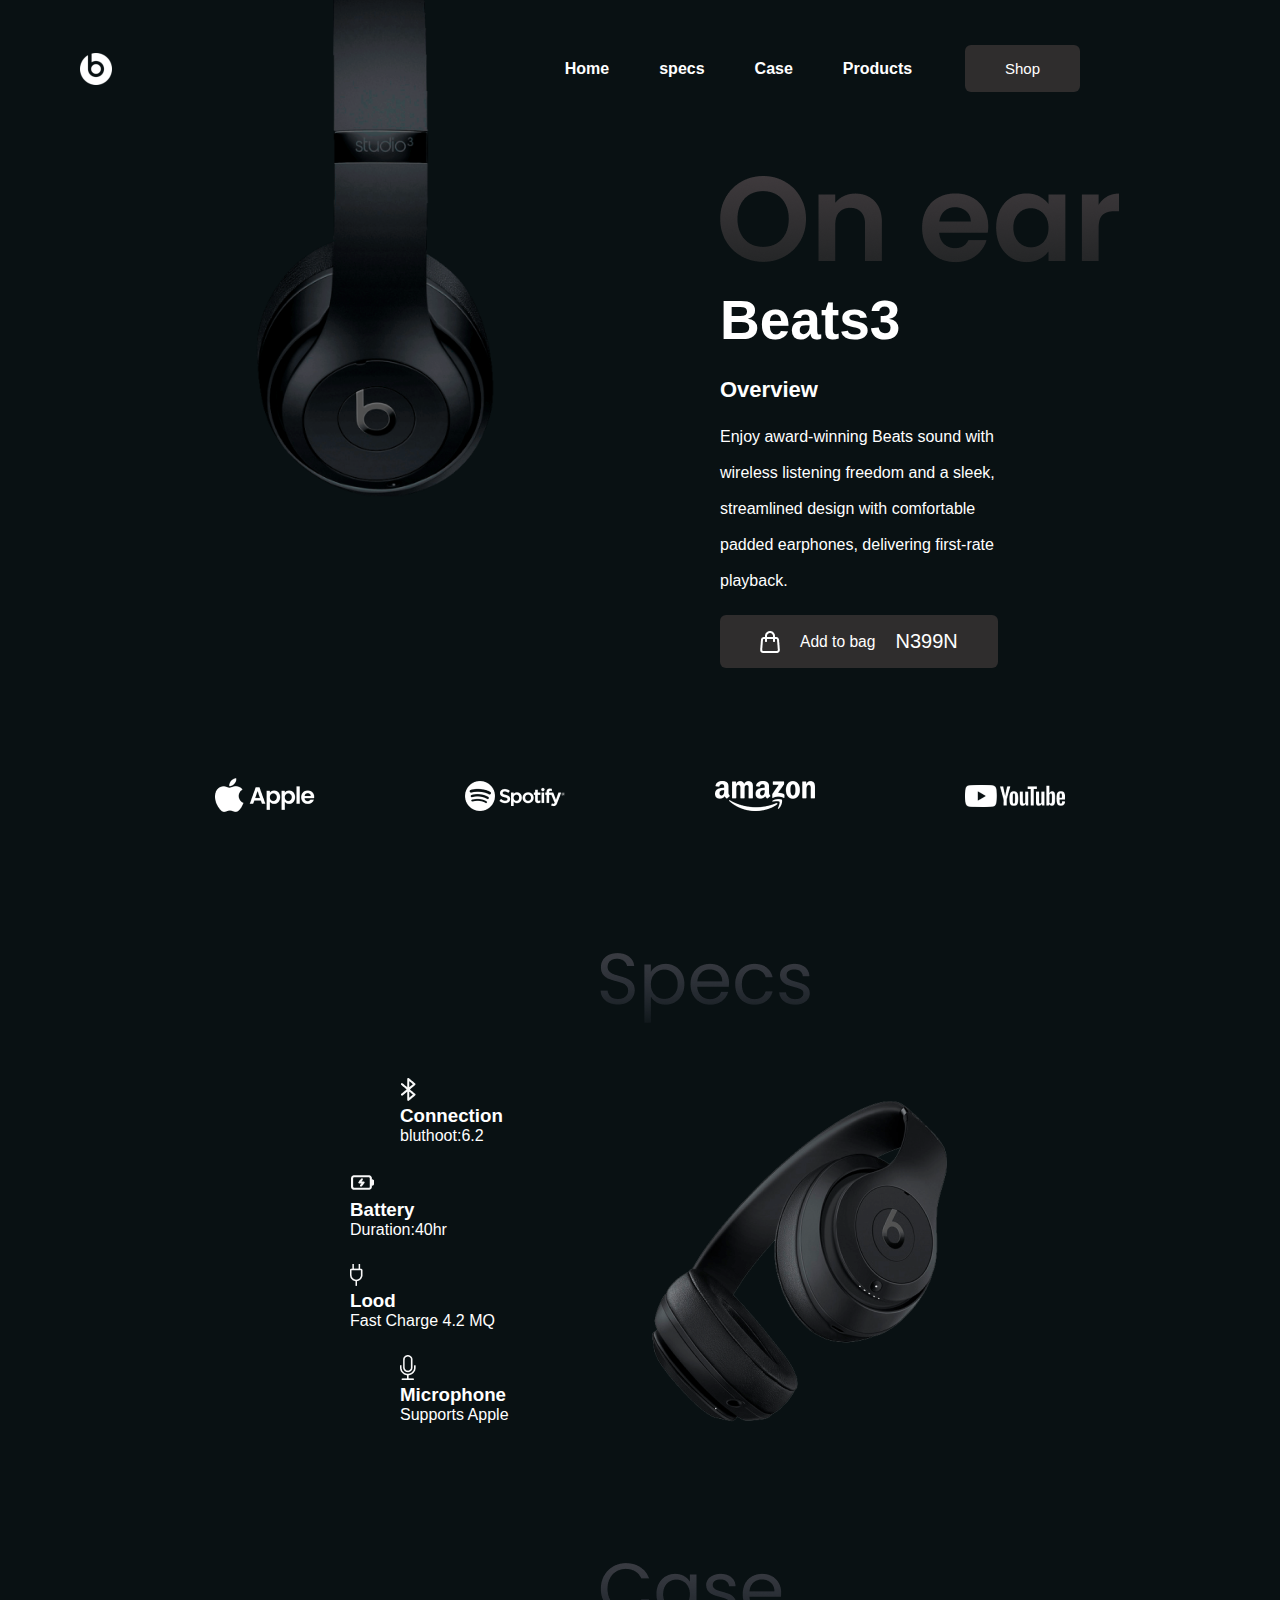
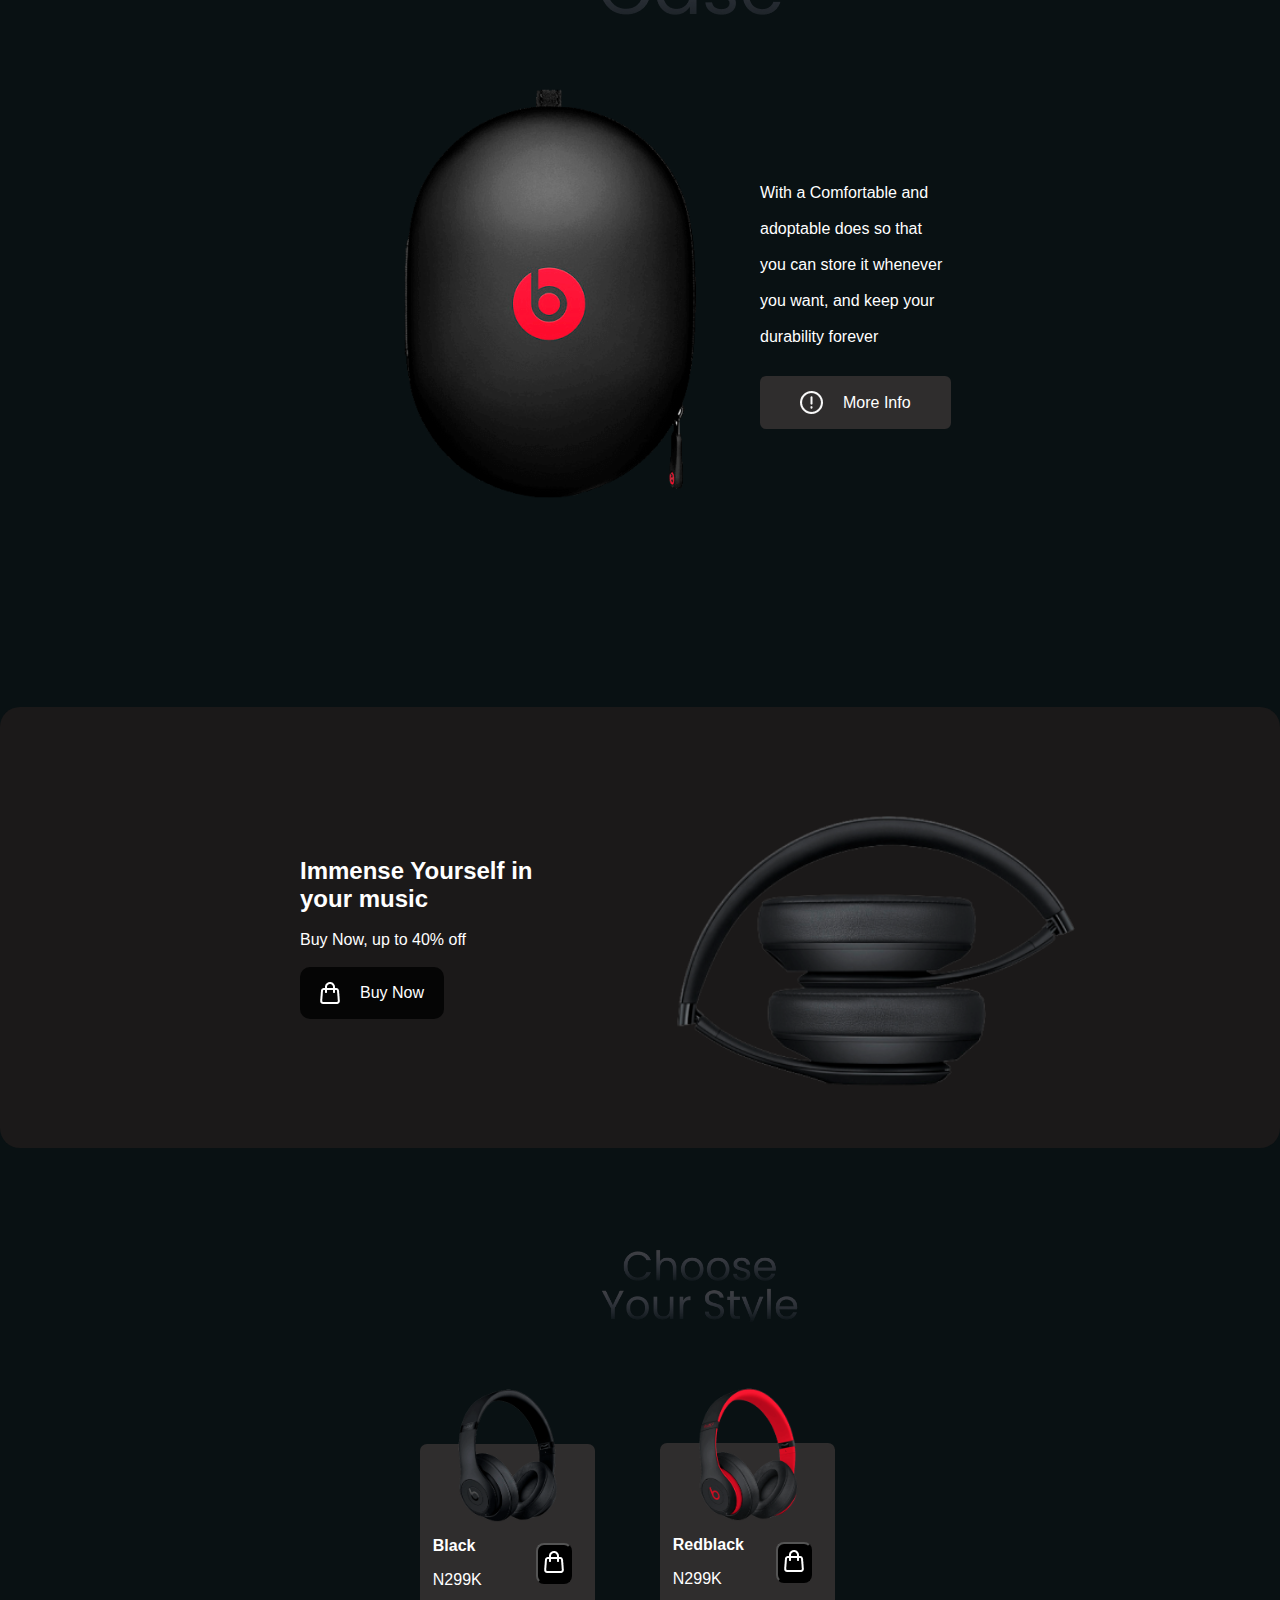
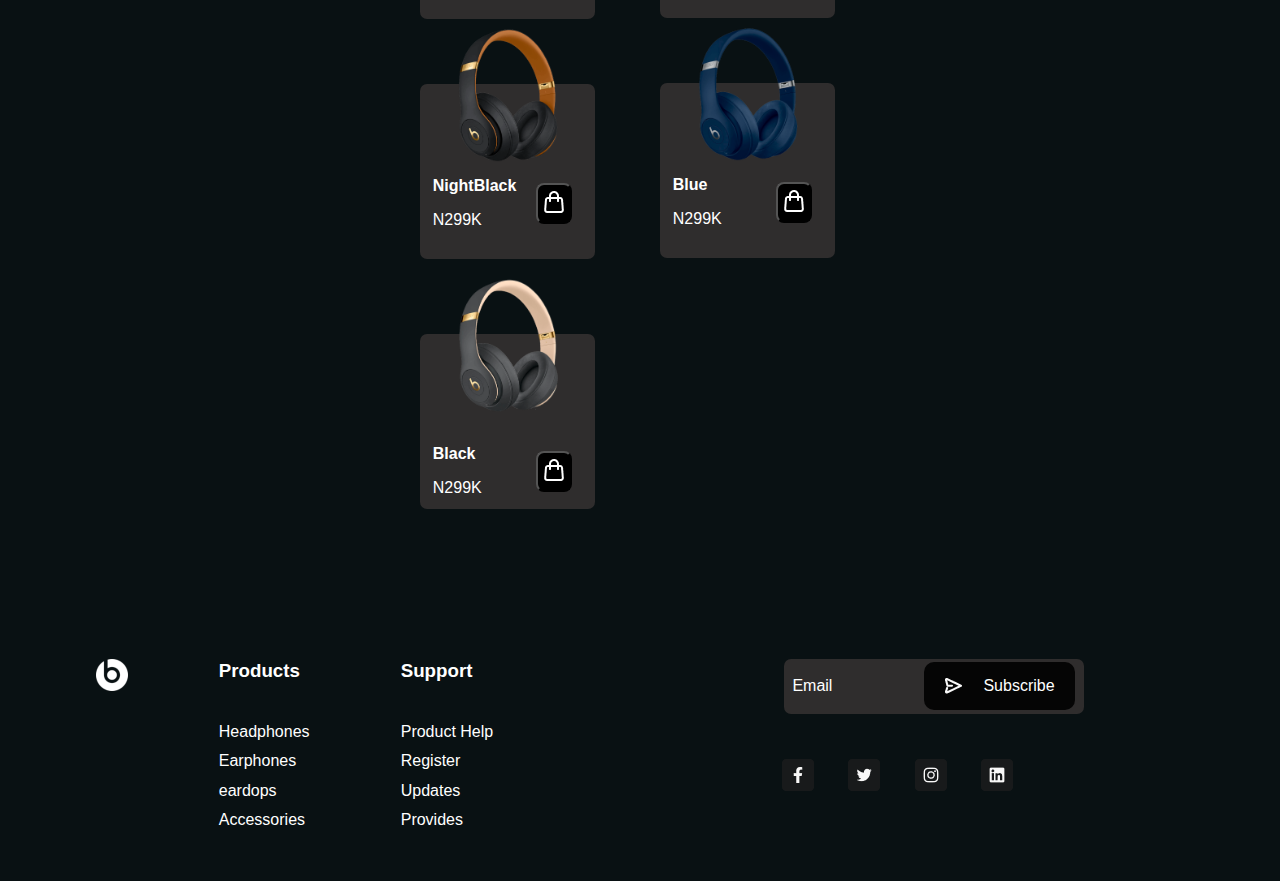
<file: Landing Page/index.html>
<!DOCTYPE html>
<html lang="en">
  <head>
    <meta charset="UTF-8" />
    <meta http-equiv="X-UA-Compatible" content="IE=edge" />
    <meta name="viewport" content="width=device-width, initial-scale=1.0" />
    <title>Project1</title>
    <link rel="stylesheet" href="./style.css" />

    <!-- adding the poppins font -->

    <link rel="preconnect" href="https://fonts.googleapis.com" />
    <link rel="preconnect" href="https://fonts.gstatic.com" crossorigin />
    <link
      href="https://fonts.googleapis.com/css2?family=Poppins:wght@200;300;400;500;600;700;800;900&display=swap"
      rel="stylesheet"
    />
  </head>
  <body>
    <nav>
      <img class="logo1" src="./assects/icons/beatsLogo.png" alt="logo1" />

      <div class="list">
        <ul style="list-style-type: none">
          <li>Home</li>
          <li>specs</li>
          <li>Case</li>
          <li>Products</li>
        </ul>
      </div>
      <button class="but1">Shop</button>
    </nav>
    <main>
      <img class="mainimg" src="./assects/photos/mainImage.png" alt="img1" />

      <div class="maincon">
        <nav class="img2">
          <img src="./assects/photos/onEar.png" alt="img2" />
        </nav>
        <h1 class="head1">Beats3</h1>
        <h3 class="descri">Overview</h3>
        <p  class="para1">
          Enjoy award-winning Beats sound with <br><br> wireless listening freedom and a
          sleek,<br><br>streamlined design with comfortable<br><br> padded earphones,
          delivering first-rate <br><br> playback.
        </p>
        <div class="botpor">
          <button class="butt"><img src="./assects/icons/shoppingBag.png" alt="logo2" />
          <h3 class="des2">Add to bag</h3>
          <span class="N3">N399N</span></button>
         </div>
        </div>
      </div>
    </main>

    <!-- Next content social media icons -->

    <div class="logosss">
      <img src="./assects/icons/appleLogo.png" alt="apple" />
      <img src="./assects/photos/spotifyLogo.png" alt="spotify" />
      <img src="./assects/icons/amazonLogo.png" alt="amazon" />
      <img src="./assects/photos/youtubeLogo.png" alt="youtube" />
    </div>

    <!-- Middle content  -->
    <div class="spc">
      <img src="./assects/icons/specsLogo.png" alt="specs" />
    </div>
    <div class="midconc">
      <div class="same"></div>

      <div class="same1">
        <img src="./assects/icons/bluetooth.png" alt="img11" />
        <h3 class="">Connection</h3>
        <span>bluthoot:6.2</span>
      </div>

      <div class="same2">
        <img src="./assects/icons/battery.png" alt="img11" />
        <h3>Battery</h3>
        <span>Duration:40hr</span>
      </div>

      <div class="same3">
        <img src="./assects/icons/charger.png" alt="img11" />
        <h3>Lood</h3>
        <span>Fast Charge 4.2 MQ</span>
      </div>

      <div class="same4">
        <img src="./assects/icons/mic.png" alt="img11" />
        <h3>Microphone</h3>
        <span>Supports Apple</span>
      </div>
      <div class="imgg">
        <img src="./assects/photos/specsImage.png" alt="" />
      </div>
    </div>

    <!-- foot  -->

    <div class="case">
      <img src="./assects/icons/caseLogo.png" alt="case" />
    </div>

    <div class="case1">
      <div class="main1">
        <img src="./assects/photos/caseImage.png" alt="img1121" />
      </div>
      <div class="description">
        <p class="liss">
          With a Comfortable and <br><br> adoptable  does so that <br><br> you can store it whenever <br><br>
          you want, and keep your <br><br> durability forever
        </p>
        <button class="butt2">
          <img src="./assects/icons/group.png" alt="grp" />More Info
        </button>
      </div>
     
    </div>

    <!-- Next Region  -->
    <div class="Buy">
      <div class="contentt">
        <h2>
          Immense Yourself in <br />
          your music
        </h2><br>
        <p>Buy Now, up to 40% off</p><br>
        <button class="but3">
          <img src="./assects/icons/shoppingBag.png" alt="buy" /> Buy Now
        </button>
      </div>
      <div class="immg">
        <img src="./assects/photos/buyNowSectionImage.png" alt="buy now" />
      </div>
    </div>
    <!-- Disign  -->
    <div class="choose">
      <img src="./assects/icons/productLogo.png" alt="logooo" />
    </div>
    <div class="card1">
      <img src="./assects/photos/black.png" alt="buyy" />
         <div class="design">
         <h4>Black</h4>
         <span>N299K</span>
         <button class="buttt3"><img src="./assects/icons/shoppingBag.png" alt="shop" /></button>
      </div>
    </div>

      <div class="card2">
        <img src="./assects/photos/redBlack.png" alt="buyy" />
        <div class="design">
          <h4>Redblack</h4>
          <span>N299K</span>
          <button class="buttt3"> <img src="./assects/icons/shoppingBag.png" alt="shop" /></button>
        </div>
      </div>
    </div>

    <div class="card3">
      <!-- <div class="flex"> -->
        <img src="./assects/photos/nightBlack.png" alt="buyy" />
        <div class="design">
          <h4>NightBlack</h4>
          <span>N299K</span>
          <button class="buttt3"><img src="./assects/icons/shoppingBag.png" alt="shop" /></button>
        </div>
      </div>

       <div class="card4">
        <img src="./assects/photos/blue.png" alt="buyy" />
        <div class="design">
          <h4>Blue</h4>
          <span>N299K</span>
          <button class="buttt3"> <img src="./assects/icons/shoppingBag.png" alt="shop" /></button>
        </div>
      </div>
    </div>

      <div class="card5">
        <img src="./assects/photos/twilightGray.png" alt="buyy" /><br>
        <div class="design">
          <h4>Black</h4>
          <span>N299K</span>
         <button class="buttt3"><img src="./assects/icons/shoppingBag.png" alt="shop" /></button>
        </div>
      </div>
    </div>

    <div class="foooter">
      <div><img src="./assects/icons/beatsLogo.png" alt="Beats Logo"></div>
      <ul class="listf">
        <li><h3>Products</h3></li><br>
        <li>Headphones</li>
        <li>Earphones</li>
        <li>eardops</li>
        <li>Accessories</li>
      </ul>
      <ul class="lists">
        <li class="headding"><h3>Support</h3></li><br>
        <li>Product Help</li>
        <li>Register</li>
        <li>Updates</li>
        <li>Provides</li>
      </ul>

      <div class="last">
        <div class="email">
       
          <span class="mail">Email</span>
          <button class="btt4">
            <img src="./assects/icons/rightArrow.png" alt="Rightarrow" />
            Subscribe
          </button>
        
      </div>
        <nav class="iconss">
          <img src="./assects/icons/facebook.png" alt="social" />
          <img src="./assects/icons/twitter.png" alt="social" />
          <img src="./assects/icons/instagram.png" alt="social" />
          <img src="./assects/icons/linkedin.png" alt="social" />
        </nav>

        <div class="arrow">
          <img src="./assects/icons/upArrow.png" alt="" />
        </div>
      </div>
    </div>
  </body>
</html>
</file>
<file: Landing Page/style.css>
*{
  margin: 0;
  padding: 0;
  outline: 0;
  box-sizing: border-box;
  font-family: "IBM Plex Sans", sans-serif;
} 

body {
    max-width: 1440px;
    background-color: #091113;
    color: white;
    overflow-x: hidden;
    margin: auto;
}

/* Designing Header  */

nav{
    display: flex;
    flex-direction: row;
    justify-content:space-between;
    align-items: center;
    margin-top: 45px;
}
.list ul{
   display: flex ;
   flex-direction: row;
   justify-content: space-between;
   align-content: center;
   font-weight: 600;
   gap: 50px;
   margin-left: 400px;
   cursor: pointer;
}
.logo1{
    margin-left: 80px;
}
.but1{
    padding: 15px 40px;
    font-size: 15px;
    border: none;
    border-radius: 6px;
    background-color: rgb(47, 45, 45);
    color: white;
    margin-right: 200px;
    cursor: pointer;
}

/* Designing main content  */


img[alt="img1"]{
    width: 250px;
    margin-left: 250px;
    position: relative;
    bottom: 175px;
}
.maincon{
    display: flex;
    flex-direction: column;
    justify-content: center;
    align-content: center;
    margin-left: 720px;
    position: relative;
    bottom: 550px;
    gap: 25px;
}
.head1{
    font-size: 55px;
    /* margin-right: 200px; */
}
.descri{
    font-weight: 600;
    font-size: 22px;
}
.butt{
    display: flex;
    flex-direction: row;
    justify-content: space-between;
    align-items: center;
    gap: 20px;
    padding: 15px 40px;
    border: none;
    border-radius: 6px;
    background-color: rgb(47, 45, 45);
    color: white;
    margin-right: 200px;
    cursor: pointer;
    
}
.des2{
    font-weight:50;
}
.N3{
    font-size: 20px;
}
.logosss{
    display: flex;
    flex-direction: row;
    justify-content:center;
    align-items: center;
    gap: 150px;
    position: relative;
    bottom: 440px;
}

/* Middle Content Spaces  */

.spc{
position: relative;
bottom:300px;
left: 600px;
}
.midconc{
   position: relative;
   bottom: 250px;
   justify-content: space-between; 
}
.same1{
    margin-left: 400px;
    margin-bottom: 25px;
}
.same2{
    margin-left: 350px;
    margin-bottom: 25px;
}
.same3{
    margin-left: 350px;
    margin-bottom: 25px;
}
.same4{
    margin-left: 400px;
    margin-bottom: 25px;
}

/* main image  */
.imgg{
    position: relative;
    left: 650px;
    bottom: 350px;

}

/* Case content  */
.case{
 position: relative;
bottom:465px;
left: 600px;
}
.case1{
    display: flex;
    flex-direction: row;
    margin-left: 400px;
    position: relative;
    bottom: 400px;
}
.description{
    margin-top: 100px;
    margin-left: 60px;
    gap: 20px;
}
.liss{
    gap: 50px;
}
.butt2{
    display: flex;
    flex-direction: row;
    justify-content: space-between;
    align-items: center;
    gap: 20px;
    padding: 15px 40px;
    font-size: 16px;
    border: none;
    border-radius: 6px;
    background-color: rgb(47, 45, 45);
    color: white;
    margin-right: 200px;
    margin-top: 30px;
    cursor: pointer;
}
.Buy{
    /* padding: 10px 20px; */
    /* background-color: white; */
    color: white;
    background-color: rgb(27, 25, 25);
    position: relative;
    bottom: 200px;
    border-radius: 20px;
}
.immg{
    position: relative;
    left: 675px;
    bottom: 55px;
}
img[alt="buy now"]{
    width: 400px ;
}
.contentt{
    margin-left: 300px;
    position: relative;
    top: 150px;
}
.but3{
    display: flex;
    flex-direction: row;
    justify-content: space-between;
    align-items: center;
    gap: 20px;
    padding: 15px 20px;
    font-size: 16px;
    border: none;
    border-radius: 10px;
    background-color: rgb(5, 5, 5);
    color: white;
    margin-right: 200px;
    /* margin-top: 30px; */
    cursor: pointer;
   

}
.choose{
    position: relative;
    bottom:100px;
    left: 600px;
   
}
img[alt="logooo"]{
    width: 200px;
}
.flex{
    display: flex;
    flex-direction: row;
    margin-left: 500px;
    /* background-color:  rgb(47, 45, 45); */
} 
img[alt="buyy"]{
    width: 100px;
    /* background-color:  rgb(47, 45, 45); */
    position: relative;
    bottom: 55px;

}

/* Choose your style  */

.card5{
    width: 175px;
    height: 175px;
    border-radius: 7px;
    display: flex;
    flex-direction: column;
    background-color: rgb(47, 45, 45);
    margin-left: 500px;
    align-items: center;
    position: relative;
    right: 80px;
    bottom:200px;
}
.design{
    position: relative;
    bottom: 40px;
    right: 30px ;
}
.buttt3{
    background-color: black;
    padding: 6px 6px;
    border-radius: 8px;
    position: relative;
    left: 50px;
    bottom: 12px;
}
.card4{
    width: 175px;
    height: 175px;
    border-radius: 7px;
    display: flex;
    flex-direction: column;
    background-color: rgb(47, 45, 45);
    margin-left: 500px;
    align-items: center;
    position: relative;
    left: 160px;
    bottom: 276px;
}
.card3{
    width: 175px;
    height: 175px;
    border-radius: 7px;
    display: flex;
    flex-direction: column;
    background-color: rgb(47, 45, 45);
    margin-left: 500px;
    align-items: center;
    position: relative;
    right: 80px;
    bottom:100px ;
   
}
.card2{
    width: 175px;
    height: 175px;
    border-radius: 7px;
    display: flex;
    flex-direction: column;
    background-color: rgb(47, 45, 45);
    margin-left: 500px;
    align-items: center;
    position: relative;
    left: 160px;
    bottom: 166px;
} 
.card1{
    width: 175px;
    height: 175px;
    border-radius: 7px;
    display: flex;
    flex-direction: column;
    background-color: rgb(47, 45, 45);
    margin-left: 500px;
    align-items: center;
    position: relative;
    right: 80px;
    top: 10px;
} 

/* Last Containt  */
.foooter{
    display: flex;
    flex-direction: row;
    justify-content: space-around;
    position: relative;
    bottom: 50px;
    right: 100px;
    list-style-type: none;
}
.listf{
    list-style-type: none;
    display: flex;
    flex-direction: column;
    justify-content: space-evenly;
    gap: 10px;
    
   
}
.lists{
    list-style-type: none;
    display: flex;
    flex-direction: column;
    justify-content: space-evenly;
    gap: 10px;
    position: relative;
    right: 100px;
 
}
img[alt="Beats Logo"]{
    position: relative;
   left: 100px;
}
.email{
    background-color: rgb(47, 45, 45);
    width: 300px;
    height: 55px;
    border-radius:7px ;
}
.mail{
    position: relative;
    top: 18px;
    left: 8px;
}
.btt4{
    display: flex;
    flex-direction: row;
    justify-content: space-between;
    align-items: center;
    gap: 20px;
    padding: 15px 20px;
    font-size: 16px;
    border: none;
    border-radius: 10px;
    background-color: rgb(5, 5, 5);
    color: white;
    margin-right: 200px;
    /* margin-top: 30px; */
    cursor: pointer;
    position: relative;
    left: 140px;
    bottom: 15px;
}
.iconss{
    display: flex;
    flex-direction: row;
    justify-content: space-evenly;
    position: relative;
    right: 37px;
    
}
.arrow{
    position: relative;
    bottom: 120px;
    left: 500px;
}
</file>
